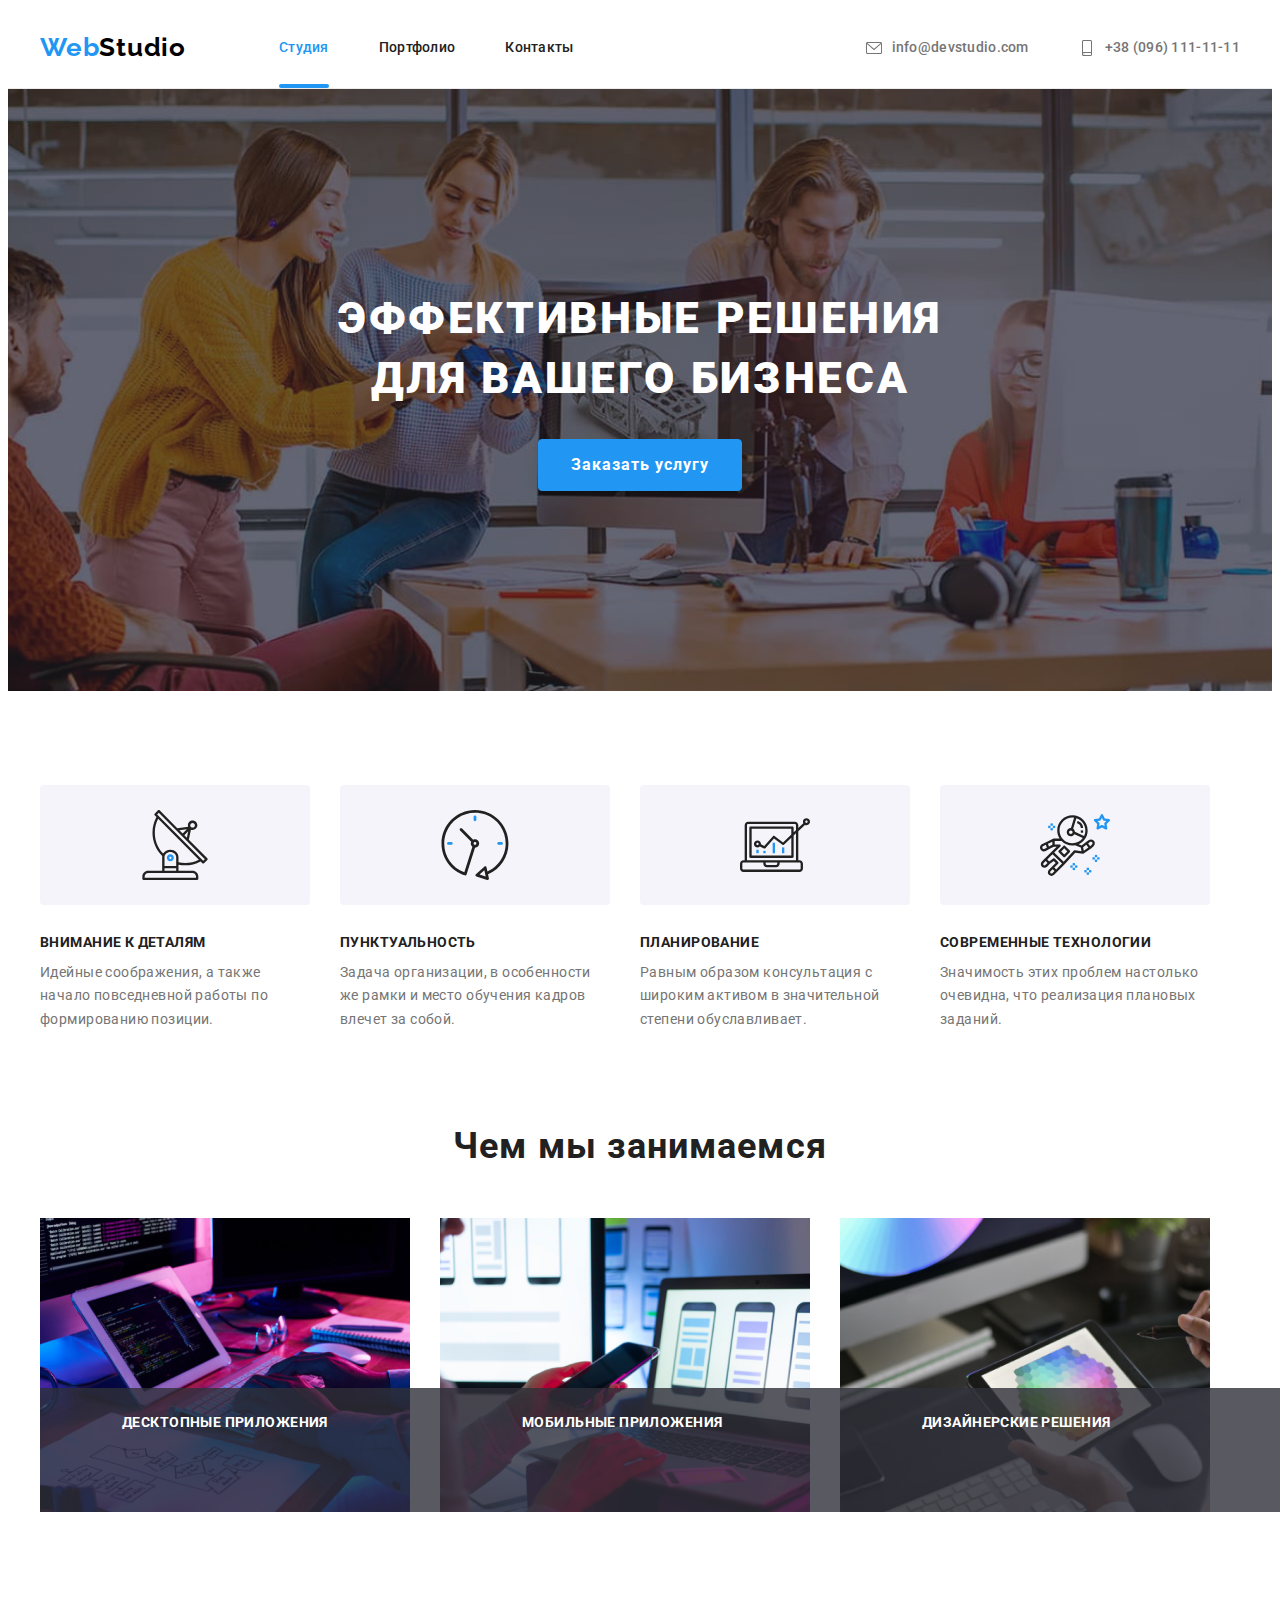
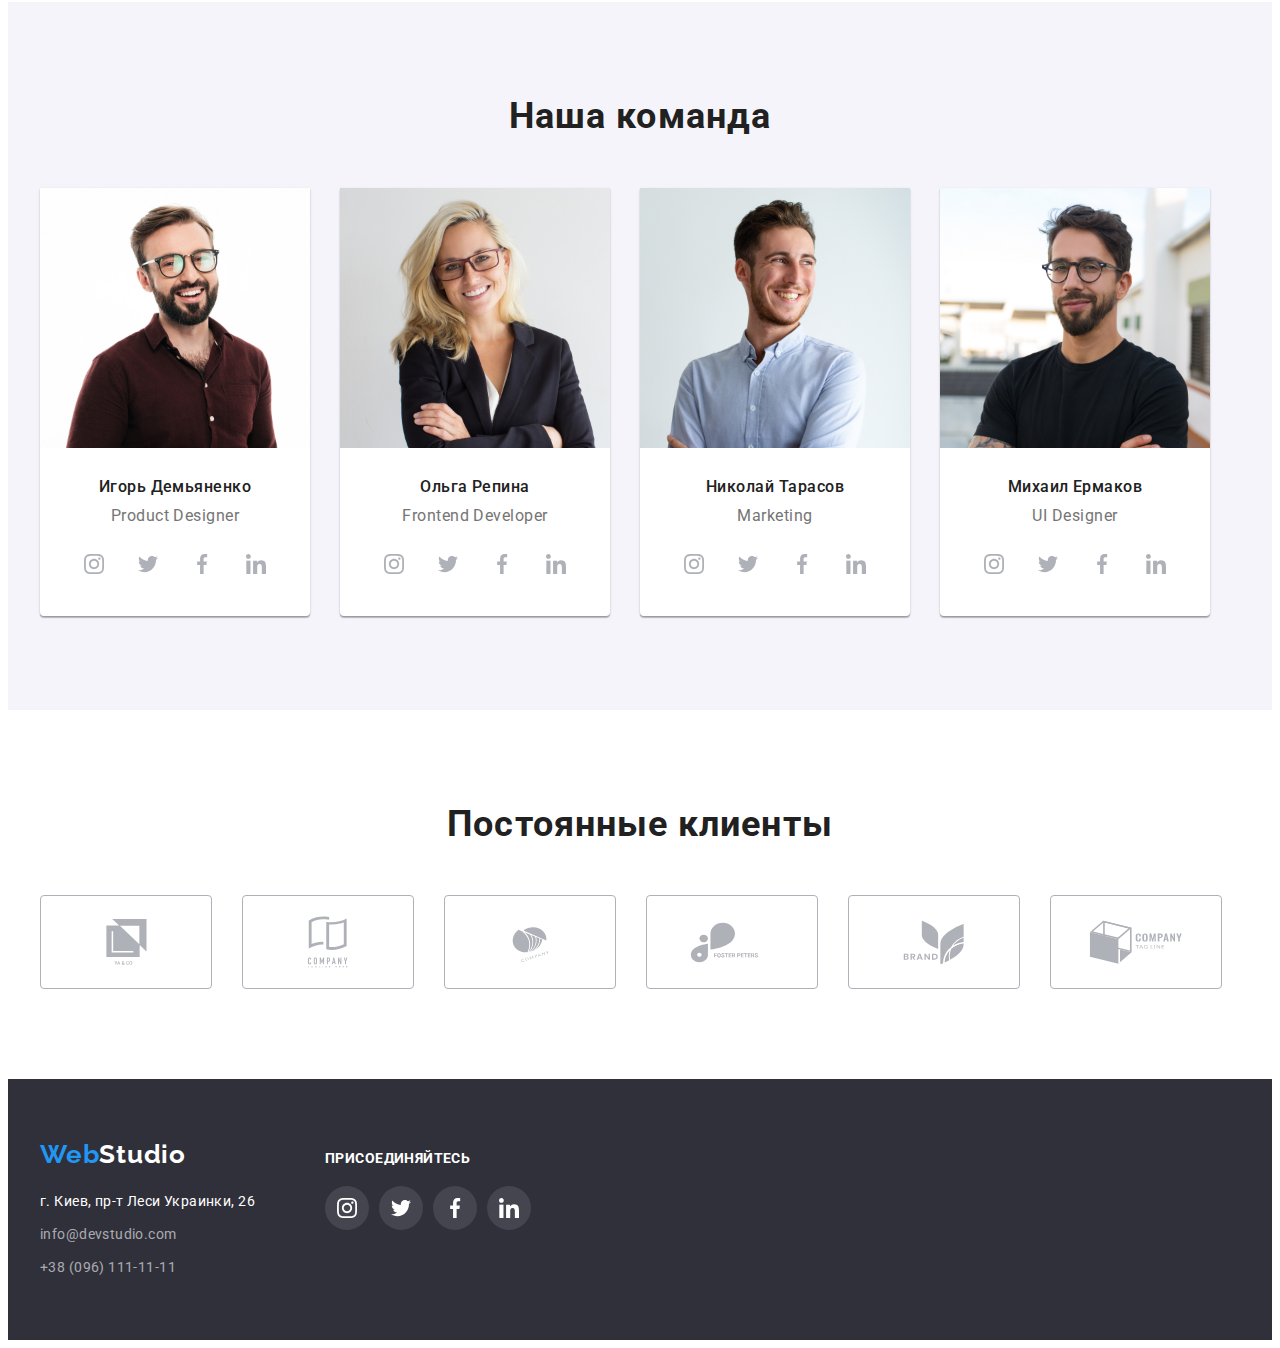
<file: index.html>
<!DOCTYPE html>
<html lang="ru">
<head>
    <meta charset="UTF-8">
    <meta http-equiv="X-UA-Compatible" content="IE=edge">
    <meta name="viewport" content="width=device-width, initial-scale=1.0">
    <title>WebStudio</title>
<link rel="preconnect" href="https://fonts.gstatic.com">
<link href="https://fonts.googleapis.com/css2?family=Raleway:wght@700&family=Roboto:wght@400;500;700;900&display=swap"
    rel="stylesheet">
    <link rel="stylesheet" href="https://cdnjs.cloudflare.com/ajax/libs/modern-normalize/1.0.0/modern-normalize.min.css"
        integrity="sha512-ISS7cAi1PEhQ8jnbJpJZMd29NlhNj4AWYyLOSp2CE/CsHxTCu+r+t0D2yoJudVrd0/8fTVPUVDzY5Tvli75u/g=="
        crossorigin="anonymous" />
    <link rel="stylesheet" href="./css/styles.css">
</head>
<body>
 <!--Секция главной навигации-->
<header class="page-header">
    <div class="container header-container">
    <nav class="navigation">
                <a class="logo-link link" href="./index.html">Web<span class="logo-studio-link">Studio</span> </a>
        <ul class="site-nav-list lst">
            <li class="site-nav-item">
                <a class="nav-link current link" href="./index.html">Студия</a>
            </li>
            <li class="site-nav-item">
                <a class="nav-link link" href="./portfolio.html">Портфолио</a>
            </li>
            <li class="site-nav-item">
                <a class="nav-link link" href="">Контакты</a>
            </li>
        </ul>
    </nav>
    <!--Контакты-->
    <ul class="contacts-list lst">
        <li class="contacts-item link">
            <a class="contacts-link link" href="mailto:nfo@devstudio.com">
        <svg class="contacts-icon" width="16px" height="16px">
            <use href="./images/svg-img/sprite.svg#icon-messege"></use>
        </svg>info@devstudio.com</a>
        </li>
        <li class="contacts-item">
            <a class="contacts-link link" href="tel:+380961111111">
    <svg class="contacts-icon" width="16px" height="16px">
        <use href="./images/svg-img/sprite.svg#icon-smartphone"></use>
    </svg>+38 (096) 111-11-11</a>
        </li>
    </ul>
    </div>
</header>
<!--Секция заказа услуги-->
   <main class="main-content">
       <section class="hero">
           <div class="container hero-container">
           <h1 class="hero-title">Эффективные решения<br /> для вашего бизнеса</h1>
        <button class="hero-button" type="button" data-modal-open >Заказать услугу</button>
        </div>
       </section>
<!--Секция навыков-->
   <section class="section">
       <div class="container skills-container">
       <h2 class="visually-hidden">Секция навыков</h2>
       <ul class="section-list lst">
           <li class="section-item">
               <div class="skills-icon-container">
                   <svg class="skills-icon" width="70px" height="70px">
                       <use href="./images/svg-img/sprite.svg#icon-antenna"></use>
                   </svg>
               </div>
               <h3 class="title">Внимание к деталям</h3>
               <p class="description">Идейные соображения, а также начало повседневной работы по формированию позиции.</p>
           </li>
           <li class="section-item">
               <div class="skills-icon-container">
                   <svg class="skills-icon" width="70px" height="70px">
                       <use href="./images/svg-img/sprite.svg#icon-clock"></use>
                   </svg>
               </div>
               <h3 class="title">Пунктуальность</h3>
               <p class="description">Задача организации, в особенности же рамки и место обучения кадров влечет за собой.</p>
           </li>
           <li class="section-item">
               <div class="skills-icon-container">
                   <svg class="skills-icon" width="70px" height="70px">
                       <use href="./images/svg-img/sprite.svg#icon-diagram"></use>
                   </svg>
               </div>
               <h3 class="title">Планирование</h3>
               <p class="description">Равным образом консультация с широким активом в значительной степени обуславливает.</p>
           </li>
           <li class="section-item">
               <div class="skills-icon-container">
                   <svg class="skills-icon" width="70px" height="70px">
                       <use href="./images/svg-img/sprite.svg#icon-astronaut"></use>
                   </svg>
               </div>
               <h3 class="title">Современные технологии</h3>
               <p class="description">Значимость этих проблем настолько очевидна, что реализация плановых заданий.</p>
           </li>
       </ul>
    </div>
   </section>
<!--Секция услуг-->
<section class="section-services">
    <div class="container services-container">
            <h2  class="section-title">Чем мы занимаемся</h2>
            <ul class="services-list lst">
        <li class="services-list-item">
            <div class="services-wrapper">
                <img src="./images/webstudio/box1.jpg" alt="человек работает за компютером" width="370" height="294" />
                <p class="services-overlay">Десктопные приложения</p>
            </div>
        </li>
        <li class="services-list-item">
            <div class="services-wrapper">
                <img src="./images/webstudio/box2.jpg" alt="подключение телефона к компютеру" width="370" height="294" />
                <p class="services-overlay">Мобильные приложения</p>
            </div>
        </li>
        <li class="services-list-item">
            <div class="services-wrapper">
                <img src="./images/webstudio/box3.jpg" alt="человек рисует на планшете" width="370" height="294" />
                <p class="services-overlay">Дизайнерские решения</p>
            </div>
        </li>
    </ul>
    </div>
</section>
<!--Секция команда-->
<section class="section-team">
    <div class="container team-container">
    <h2 class="section-title">Наша команда</h2>
    <ul class="team-list lst">
        <li class="team-list-item">
            <img src="./images/team/igor.jpg" alt="изображение человека" width="270" height="260">
            <div class="text-container">
            <h3 class="title">Игорь Демьяненко</h3>
            <p class="description-team" lang="en" >Product Designer</p>
            <ul class="social-list lst">
                <li class="social-list-item">
                    <a class="social-link link" href="">
                        <svg class="social-icon">
                            <use href="./images/svg-img/sprite.svg#icon-instagram"></use>
                        </svg>
                    </a>
                </li>
                <li class="social-list-item">
                    <a class="social-link link" href="">
                        <svg class="social-icon">
                            <use href="./images/svg-img/sprite.svg#icon-twitter"></use>
                        </svg>
                    </a>
                </li>
                <li class="social-list-item">
                    <a class="social-link link" href="">
                        <svg class="social-icon">
                            <use href="./images/svg-img/sprite.svg#icon-facebook"></use>
                        </svg>
                    </a>
                </li>
                <li class="social-list-item">
                    <a class="social-link link" href="">
                        <svg class="social-icon">
                            <use href="./images/svg-img/sprite.svg#icon-linkedin"></use>
                        </svg>
                    </a>
                </li>
            </ul>
            </div>
        </li>
        <li class="team-list-item">
            <img src="./images/team/olga.jpg" alt="изображение человека" width="270" height="260"/>
            <div class="text-container">
            <h3 class="title">Ольга Репина</h3>
            <p class="description-team" lang="en" >Frontend Developer</p>
        <ul class="social-list lst">
            <li class="social-list-item">
                <a class="social-link link" href="">
                    <svg class="social-icon">
                        <use href="./images/svg-img/sprite.svg#icon-instagram"></use>
                    </svg>
                </a>
            </li>
            <li class="social-list-item">
                <a class="social-link link" href="">
                    <svg class="social-icon">
                        <use href="./images/svg-img/sprite.svg#icon-twitter"></use>
                    </svg>
                </a>
            </li>
            <li class="social-list-item">
                <a class="social-link link" href="">
                    <svg class="social-icon">
                        <use href="./images/svg-img/sprite.svg#icon-facebook"></use>
                    </svg>
                </a>
            </li>
            <li class="social-list-item">
                <a class="social-link link" href="">
                    <svg class="social-icon">
                        <use href="./images/svg-img/sprite.svg#icon-linkedin"></use>
                    </svg>
                </a>
            </li>
        </ul>
            </div>
        </li>
        <li class="team-list-item">
            <img src="./images/team/nikolay.jpg" alt="изображение человека" width="270" height="260"/>
            <div class="text-container">
            <h3 class="title">Николай Тарасов</h3>
            <p class="description-team" lang="en" >Marketing</p>
        <ul class="social-list lst">
            <li class="social-list-item">
                <a class="social-link link" href="">
                    <svg class="social-icon">
                        <use href="./images/svg-img/sprite.svg#icon-instagram"></use>
                    </svg>
                </a>
            </li>
            <li class="social-list-item">
                <a class="social-link link" href="">
                    <svg class="social-icon">
                        <use href="./images/svg-img/sprite.svg#icon-twitter"></use>
                    </svg>
                </a>
            </li>
            <li class="social-list-item">
                <a class="social-link link" href="">
                    <svg class="social-icon">
                        <use href="./images/svg-img/sprite.svg#icon-facebook"></use>
                    </svg>
                </a>
            </li>
            <li class="social-list-item">
                <a class="social-link link" href="">
                    <svg class="social-icon">
                        <use href="./images/svg-img/sprite.svg#icon-linkedin"></use>
                    </svg>
                </a>
            </li>
        </ul>
            </div>
        </li>
        <li class="team-list-item">
            <img src="./images/team/mihail.jpg" alt="изображение человека" width="270" height="260"/>
            <div class="text-container">
            <h3 class="title">Михаил Ермаков</h3>
            <p class="description-team" lang="en" >UI Designer</p>
    <ul class="social-list lst">
        <li class="social-list-item">
            <a class="social-link link" href="">
                <svg class="social-icon">
                    <use href="./images/svg-img/sprite.svg#icon-instagram"></use>
                </svg>
            </a>
        </li>
        <li class="social-list-item">
            <a class="social-link link" href="">
                <svg class="social-icon">
                    <use href="./images/svg-img/sprite.svg#icon-twitter"></use>
                </svg>
            </a>
        </li>
        <li class="social-list-item">
            <a class="social-link link" href="">
                <svg class="social-icon">
                    <use href="./images/svg-img/sprite.svg#icon-facebook"></use>
                </svg>
            </a>
        </li>
        <li class="social-list-item">
            <a class="social-link link" href="">
                <svg class="social-icon">
                    <use href="./images/svg-img/sprite.svg#icon-linkedin"></use>
                </svg>
            </a>
        </li>
    </ul>
            </div>
        </li>
    </ul>
    </div>
</section>
<!--Постоянные клиенты-->
<section class="section-clients lst">
<div class="container clients-container">
    <h2 class="section-title">Постоянные клиенты</h2>
<ul class="clients-list lst">
<li class="clients-list-item">
    <a  class="clients-link" href="">
        <svg class="clients-icon" width="41px" height="46px">
            <use href="./images/svg-img/sprite.svg#icon-group"></use>
        </svg>
    </a>
</li>
<li class="clients-list-item">
    <a class="clients-link" href="">
        <svg class="clients-icon" width="40px" height="52px">
            <use href="./images/svg-img/sprite.svg#icon-group1"></use>
        </svg>
    </a>
</li>
<li class="clients-list-item">
    <a class="clients-link" href="">
        <svg class="clients-icon" width="43px" height="41px">
            <use href="./images/svg-img/sprite.svg#icon-group2"></use>
        </svg>
    </a>
</li>
<li class="clients-list-item">
    <a class="clients-link" href="">
        <svg class="clients-icon" width="85px" height="41px">
            <use href="./images/svg-img/sprite.svg#icon-group3"></use>
        </svg>
    </a>
</li>
<li class="clients-list-item">
    <a class="clients-link" href="">
        <svg class="clients-icon" width="62px" height="45px">
            <use href="./images/svg-img/sprite.svg#icon-group4"></use>
        </svg>
    </a>
</li>
<li class="clients-list-item">
    <a class="clients-link" href="">
        <svg class="clients-icon" width="94px" height="44px">
            <use href="./images/svg-img/sprite.svg#icon-group5"></use>
        </svg>
    </a>
</li>
</ul>
</div>
</section>
</main>
<!--Футер-->
<footer class="footer">
    <div class=" container main-footer-container">
    <div class=" footer-container">
    <ul class="logo-text-futer lst">
        <li class=logo-text-futer-item>
            <a class="logo-link-fut link" href="./index.html">Web<span class="logo-studio-link-fut">Studio</span> </a>
        </li>
    </ul>
    <address class="adres">
        <ul class="adres-list lst">
            <li class="adres-list-item">
                <a class="link-adres link" href="https://goo.gl/maps/czCwbcnYRgwCp2mf7" target="_blank" rel="noopener noreferrer">г. Киев, пр-т Леси Украинки, 26</a>
            </li>
            <li class="adres-list-item">
                <a class="adres-link link" href="mailto:nfo@devstudio.com">info@devstudio.com</a>
            </li>
            <li class="adres-list-item">
                <a class="adres-link link" href="tel:+380961111111">+38 (096) 111-11-11</a>
            </li>
        </ul>
    </address>
    </div>
    <!--Соц-сети-->
    <div class=" footer-social-container">
        <h2 class="footer-social-title">присоединяйтесь</h2>
        <ul class="footer-social-list lst">
            <li class="footer-social-item">
                <a class="footer-social-link link" href="">
                    <svg class="footer-social-icon">
                        <use href="./images/svg-img/sprite.svg#icon-instagram"></use>
                    </svg>
                </a>
            </li>
            <li class="footer-social-item">
                <a class="footer-social-link link" href="">
                    <svg class="footer-social-icon">
                        <use href="./images/svg-img/sprite.svg#icon-twitter"></use>
                    </svg>
                </a>
            </li>
            <li class="footer-social-item">
                <a class="footer-social-link link" href="">
                    <svg class="footer-social-icon">
                        <use  href="./images/svg-img/sprite.svg#icon-facebook"></use>
                    </svg>
                </a>
            </li>
            <li class="footer-social-item">
                <a class="footer-social-link link" href="">
                    <svg class="footer-social-icon">
                        <use href="./images/svg-img/sprite.svg#icon-linkedin"></use>
                    </svg>
                </a>
            </li>
        </ul>
    </div>
    </div>
</footer>
<!-- Модальное окно -->
<div class="modal-backdrop is-hidden" data-modal>
    <div class="modal-window">
        <button class="close-modal" type="button" data-modal-close>
            <svg class="modal-close-svg" width="18" height="18">
                <use href="./images/svg-img/sprite.svg#icon-close-btn"></use>
            </svg>
        </button>
    </div>
</div>
<script src="./js/modal.js"></script>
</body>
</html>
</file>
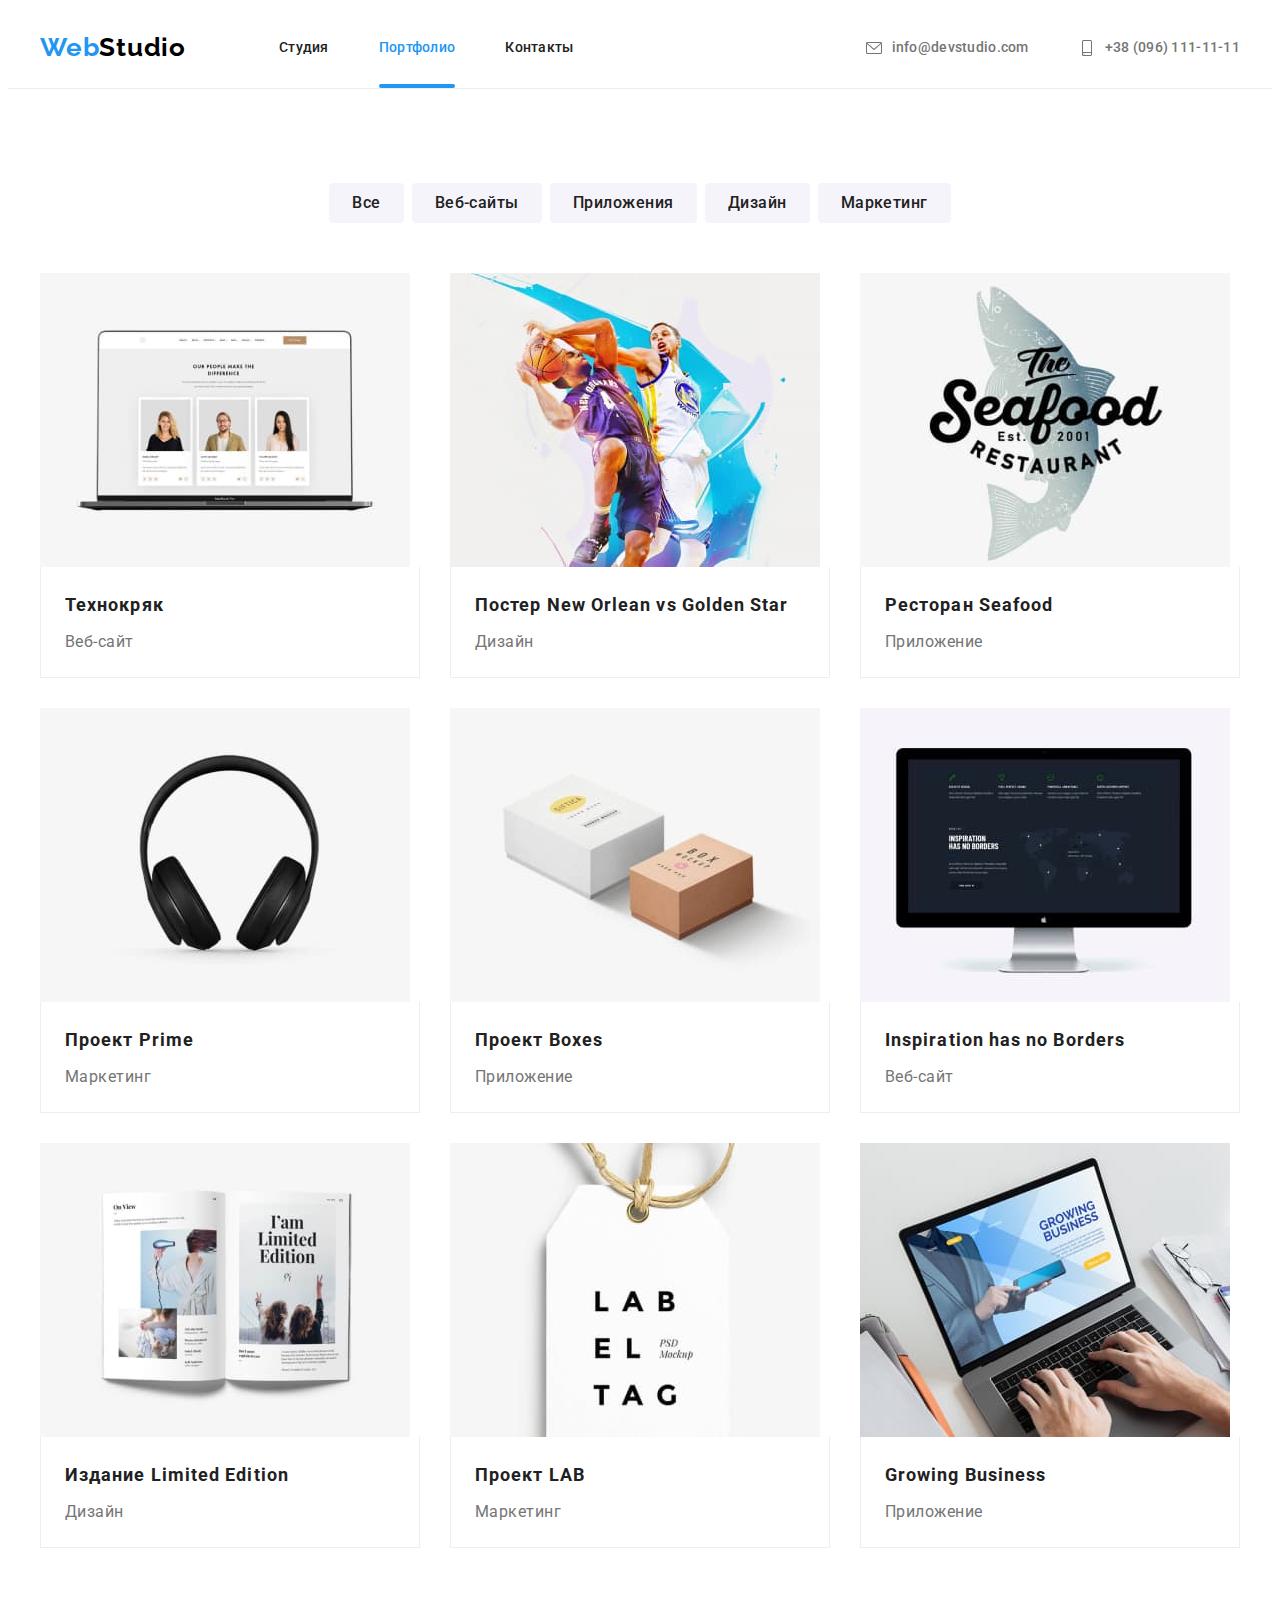
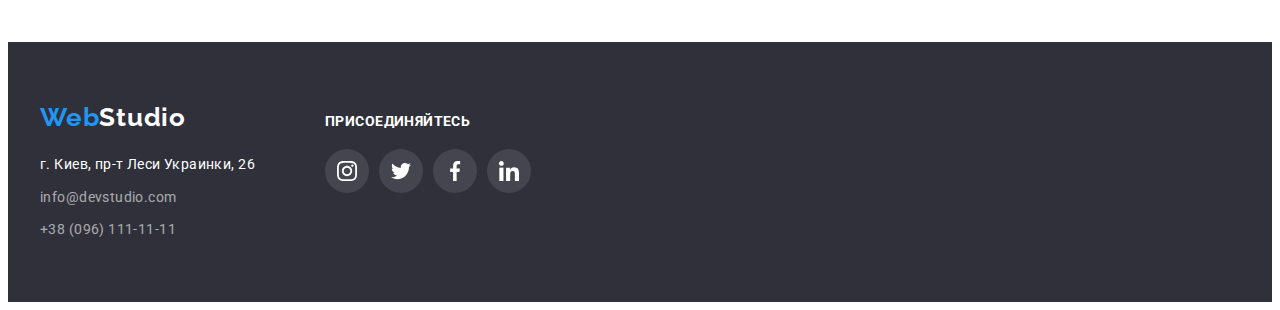
<file: portfolio.html>
<!DOCTYPE html>
<html lang="ru">
<head>
    <meta charset="UTF-8">
    <meta http-equiv="X-UA-Compatible" content="IE=edge">
    <meta name="viewport" content="width=device-width, initial-scale=1.0">
    <title>Portfolio</title>
<link rel="preconnect" href="https://fonts.gstatic.com">
<link href="https://fonts.googleapis.com/css2?family=Raleway:wght@700&family=Roboto:wght@400;500;700;900&display=swap"
    rel="stylesheet">
    <link rel="stylesheet" href="https://cdnjs.cloudflare.com/ajax/libs/modern-normalize/1.0.0/modern-normalize.min.css"
        integrity="sha512-ISS7cAi1PEhQ8jnbJpJZMd29NlhNj4AWYyLOSp2CE/CsHxTCu+r+t0D2yoJudVrd0/8fTVPUVDzY5Tvli75u/g=="
        crossorigin="anonymous" />
    <link rel="stylesheet" href="./css/styles.css">
</head>
<body>
    <!--Секция главной навигации-->
    <header class="page-header">
    <div class="container header-container">
    <nav class="navigation">
        <a class="logo-link link" href="./index.html">Web<span class="logo-studio-link">Studio</span> </a>
        <ul class="site-nav-list lst">
            <li class="site-nav-item">
                <a class="nav-link  link" href="./index.html">Студия</a>
            </li>
            <li class="site-nav-item">
                <a class="nav-link current link" href="./portfolio.html">Портфолио</a>
            </li>
            <li class="site-nav-item">
                <a class="nav-link link" href="">Контакты</a>
            </li>
        </ul>
    </nav>
    <!--Контакты-->
    <ul class="contacts-list lst">
        <li class="contacts-item link">
            <a class="contacts-link link" href="mailto:nfo@devstudio.com">
                <svg class="contacts-icon" width="16px" height="16px">
                    <use href="./images/svg-img/sprite.svg#icon-messege"></use>
                </svg>info@devstudio.com</a>
        </li>
        <li class="contacts-item">
            <a class="contacts-link link" href="tel:+380961111111">
                <svg class="contacts-icon" width="16px" height="16px">
                    <use href="./images/svg-img/sprite.svg#icon-smartphone"></use>
                </svg>+38 (096) 111-11-11</a>
        </li>
    </ul>
    </div>
    </header>
    <!--Проекты-->
    <main class="main-content-portfolio">
        <!--Меню проектов-->
        <section class="section-portfolio">
            <div class="container portfolio-container">
        <h1 class="visually-hidden">Нашы проекты</h1>
        <ul class="menu-list lst">
            <li class="menu-list-item">
                <button class="menu-button everything" type="button" >Все</button>
            </li>
            <li class="menu-list-item">
                    <button class="menu-button web-sites" type="button">Веб-сайты</button>
            </li>
            <li class="menu-list-item">
                    <button class="menu-button annexes" type="button">Приложения</button>
            </li>
            <li class="menu-list-item">
                    <button class="menu-button design" type="button">Дизайн</button>
            </li>
            <li class="menu-list-item">
                    <button class="menu-button marketing" type="button">Маркетинг</button>
            </li>
        </ul>
        <!--Фото проектов-->
            <ul class="photo-list lst">
                <li class="photo-list-item">
        <a class="img-link link" href="">
            <div class="img-wrapper">
            <img src="./images/portfolio/1.jpg" alt="изображение ноутбука" width="370" height="294">
            <p class="overlay">Технокряк это современная площадка распространения коронавируса. Компании используют эту платформу
                для цифрового
                шпионажа и атак на защищённые сервера конкурентов.</p>
            </div>
        <div class="card-container">
        <h2 class="card-title">Технокряк</h2>
        <p class="card-description">Веб-сайт</p>
        </div>
        </a>
    </li>
    <li class="photo-list-item">
        <a class="img-link link" href="">
             <div class="img-wrapper">
        <img src="./images/portfolio/2.jpg" alt="два человека играют в баскетбол" width="370" height="294">
                    <p class="overlay">Технокряк это современная площадка распространения коронавируса. Компании используют эту платформу
                для цифрового
                шпионажа и атак на защищённые сервера конкурентов.</p>
            </div>
        <div class="card-container">
        <h2 class="card-title">Постер New Orlean vs Golden Star</h2>
        <p class="card-description">Дизайн</p>
        </div>
        </a>
    </li>
    <li class="photo-list-item">
        <a class="img-link link" href="">
             <div class="img-wrapper">
        <img src="./images/portfolio/3.jpg" alt="изображение рыбы" width="370" height="294">
                    <p class="overlay">Технокряк это современная площадка распространения коронавируса. Компании используют эту платформу
                для цифрового
                шпионажа и атак на защищённые сервера конкурентов.</p>
            </div>
        <div class="card-container">
        <h2 class="card-title">Ресторан Seafood</h2>
        <p class="card-description">Приложение</p>
        </div>
        </a>
    </li>
    <li class="photo-list-item">
        <a class="img-link link" href="">
             <div class="img-wrapper">
        <img src="./images/portfolio/4.jpg" alt="изображение наушников" width="370" height="294">
                    <p class="overlay">Технокряк это современная площадка распространения коронавируса. Компании используют эту платформу
                для цифрового
                шпионажа и атак на защищённые сервера конкурентов.</p>
            </div>
        <div class="card-container">
        <h2 class="card-title">Проект Prime</h2>
        <p class="card-description">Маркетинг</p>
        </div>
        </a>
    </li>
    <li class="photo-list-item">
        <a class="img-link link" href="">
             <div class="img-wrapper">
        <img src="./images/portfolio/5.jpg" alt="изображение картонных коробок" width="370" height="294">
                    <p class="overlay">Технокряк это современная площадка распространения коронавируса. Компании используют эту платформу
                для цифрового
                шпионажа и атак на защищённые сервера конкурентов.</p>
            </div>
        <div class="card-container">
        <h2 class="card-title">Проект Boxes</h2>
        <p class="card-description">Приложение</p>
        </div>
        </a>
    </li>
    <li class="photo-list-item">
        <a class="img-link link" href="">
             <div class="img-wrapper">
        <img src="./images/portfolio/6.jpg" alt="изображение мониора с информацией" width="370" height="294">
                    <p class="overlay">Технокряк это современная площадка распространения коронавируса. Компании используют эту платформу
                для цифрового
                шпионажа и атак на защищённые сервера конкурентов.</p>
            </div>
        <div class="card-container">
        <h2 class="card-title">Inspiration has no Borders</h2>
        <p class="card-description">Веб-сайт</p>
        </div>
        </a>
    </li>
    <li class="photo-list-item">
        <a class="img-link link" href="">
             <div class="img-wrapper">
        <img src="./images/portfolio/7.jpg" alt="изображение книги" width="370" height="294">
                    <p class="overlay">Технокряк это современная площадка распространения коронавируса. Компании используют эту платформу
                для цифрового
                шпионажа и атак на защищённые сервера конкурентов.</p>
            </div>
        <div class="card-container">
        <h2 class="card-title">Издание Limited Edition</h2>
        <p class="card-description">Дизайн</p>
        </div>
        </a>
    </li>
    <li class="photo-list-item">
        <a class="img-link link" href="">
             <div class="img-wrapper">
        <img src="./images/portfolio/8.jpg" alt="изображение брилка" width="370" height="294">
                    <p class="overlay">Технокряк это современная площадка распространения коронавируса. Компании используют эту платформу
                для цифрового
                шпионажа и атак на защищённые сервера конкурентов.</p>
            </div>
        <div class="card-container">
        <h2 class="card-title">Проект LAB</h2>
        <p class="card-description">Маркетинг</p>
        </div>
        </a>
    </li>
    <li class="photo-list-item">
        <a class="img-link link" href="">
             <div class="img-wrapper">
        <img src="./images/portfolio/9.jpg" alt="изображение человека работающего за ноутбуком" width="370" height="294">
                    <p class="overlay">Технокряк это современная площадка распространения коронавируса. Компании используют эту платформу
                для цифрового
                шпионажа и атак на защищённые сервера конкурентов.</p>
            </div>
        <div class="card-container">
        <h2 class="card-title">Growing Business</h2>
        <p class="card-description">Приложение</p>
        </div>
        </a>
    </li>
    </ul>
        </div>
        </section>
        </main>
    <!--Футер-->
<footer class="footer">
    <div class=" container main-footer-container">
        <div class=" footer-container">
            <ul class="logo-text-futer lst">
                <li class=logo-text-futer-item>
                    <a class="logo-link-fut link" href="./index.html">Web<span
                            class="logo-studio-link-fut">Studio</span> </a>
                </li>
            </ul>
            <address class="adres">
                <ul class="adres-list lst">
                    <li class="adres-list-item">
                        <a class="link-adres link" href="https://goo.gl/maps/czCwbcnYRgwCp2mf7" target="_blank"
                            rel="noopener noreferrer">г. Киев, пр-т Леси Украинки, 26</a>
                    </li>
                    <li class="adres-list-item">
                        <a class="adres-link link" href="mailto:nfo@devstudio.com">info@devstudio.com</a>
                    </li>
                    <li class="adres-list-item">
                        <a class="adres-link link" href="tel:+380961111111">+38 (096) 111-11-11</a>
                    </li>
                </ul>
            </address>
        </div>
        <!--Соц-сети-->
        <div class=" footer-social-container">
            <h2 class="footer-social-title">присоединяйтесь</h2>
            <ul class="footer-social-list lst">
                <li class="footer-social-item">
                    <a class="footer-social-link link" href="">
                        <svg class="footer-social-icon">
                            <use href="./images/svg-img/sprite.svg#icon-instagram"></use>
                        </svg>
                    </a>
                </li>
                <li class="footer-social-item">
                    <a class="footer-social-link link" href="">
                        <svg class="footer-social-icon">
                            <use href="./images/svg-img/sprite.svg#icon-twitter"></use>
                        </svg>
                    </a>
                </li>
                <li class="footer-social-item">
                    <a class="footer-social-link link" href="">
                        <svg class="footer-social-icon">
                            <use href="./images/svg-img/sprite.svg#icon-facebook"></use>
                        </svg>
                    </a>
                </li>
                <li class="footer-social-item">
                    <a class="footer-social-link link" href="">
                        <svg class="footer-social-icon">
                            <use href="./images/svg-img/sprite.svg#icon-linkedin"></use>
                        </svg>
                    </a>
                </li>
            </ul>
        </div>
    </div>
</footer>
</body>
</html>
</file>
<file: css/styles.css>
/*палитра*/
/*цвет основного текста color: #212121*/
/*цвет текста параграфов color: #757575 *
/*цвет ефекта наведения color: #2196F3*/
/*цвет h1- color: #FFFFFF*/
/*цвет навигации background: #FFFFFF*/
/*цвет hero+footer background: #2F303A*/
/*цвет  наша команда background: #F5F4FA*/
/*цв.кнопок меню портф.background: #F5F4FA*/
/*шрифты*/
/*основной шрифт Roboto*/
/* шрифт logo- Raleway*/
/*===========WebStudio============*/
:root{
    --main-font:'Roboto',sans-serif;
    --secondery-font:'Raleway', sans-serif;
    --primary-text-color:#212121;
    --primary-description-color:#757575;
     --akcent-color:#2196F3;
    --primary-navigation-color:#FFFFFF;
    --background-color-section:#F5F4FA;
     --hero-background-color:#C4C4C4;
     --adres-color:rgba(255, 255, 255, 0.6);
     --logo-studio-link-color:#000000;
     --border-color:#ECECEC;
     --bord-color:#AFB1B8;
     --footer-bg:#2F303A;
     --overlay-bg:rgba(33, 150, 243, 0.9);
     --services-overlay-bg:rgba(47, 48, 58, 0.8);
     --modal-bg-wp:rgba(0, 0, 0, 0.2);
     --duration: 250ms;
     --timing-function:cubic-bezier(0.4, 0, 0.2, 1);
}
h1,
h2,
h3,
h4,
h5,
h6,
p{
    margin-top: 0;
    margin-bottom: 0;
}
ul,
ol{
    margin-top: 0;
    margin-bottom: 0;
    padding-left: 0;
}
img{
    display: block;
}
.lst{
    list-style: none;
}
.link{
    text-decoration: none;
}


body{
    font-family: var(--main-font);
    color:var(--primary-text-color)
}
.visually-hidden{
  position: absolute;
  width: 1px;
  height: 1px;
  margin: -1px;
  border: 0;
  padding: 0;
  
  white-space: nowrap;
  clip-path: inset(100%);
  clip: rect(0 0 0 0);
  overflow: hidden;
}

/*Секция главной навигации*/

.page-header{
    background-color: var(--primary-navigation-color);
    border-bottom: 1px solid var(--border-color);
}
.container{
    width: 1200px;
    padding-left: 15px;
    padding-right: 15px;
    margin-left: auto;
    margin-right: auto;
}
.header-container{
    display: flex;
}
.navigation{
    display: flex;
    align-items: center;
}
.logo-link{
    font-family: var(--secondery-font);
    font-weight: 700;
    font-size: 26px;
    line-height: 1.19;
    letter-spacing: 0.03em;
    padding-top: 24px;
    padding-bottom: 25px;
    color: var(--akcent-color);
    margin-right: 93px;
}
.logo-studio-link{
    color: var(--logo-studio-link-color); 
}
.site-nav-list{
    display: flex;

}
.site-nav-item:not(:last-child){
    margin-right: 50px;
}
.nav-link{
display: block;
font-weight: 500;
font-size: 14px;
line-height: 1.14;
letter-spacing: 0.02em;
color: var(--primary-text-color);
padding-top: 32px;
padding-bottom: 32px;
transition: color var(--duration) var(--timing-function);
position: relative;
}
.site-nav-list .nav-link.current{
     color: var(--akcent-color);
}
.nav-link:hover,
.nav-link:focus{
    color: var(--akcent-color);
}
.nav-link.current::after{
    content:"";
    position: absolute;
    left:0;
    bottom: 0;
    display: block;
    width: 100%;
    height: 4px;
    border-radius: 2px;
    background-color: var(--akcent-color);
}
 .nav-link.current::after{
    transform: scaleX(1);
    transition: transform  var(--duration) var(--timing-function);
}
.nav-link.current:hover::after,
.nav-link.current:focus::after{
    transform: scaleX(0.4);
} 
/*Контакты*/
.contacts-list{
    display: flex;
    margin-left: auto;
    padding-top: 32px;
    padding-bottom: 32px;
}
.contacts-item:not(:last-child){
    margin-right: 50px;
}
.contacts-list a{
display: flex;
align-items: center;
font-weight: 500;
font-size: 14px;
line-height: 1.14;
letter-spacing: 0.02em;
text-decoration: none;
color:var(--primary-description-color);
transition: color  var(--duration) var(--timing-function);
}
.contacts-item a:hover,
.contacts-item a:focus{
    color: var(--akcent-color);
}
.contacts-icon:hover,
.contacts-icon:focus{
    color: var(--akcent-color);
}
.contacts-icon{
margin-right: 10px;
fill:currentColor;
}

/*Секция заказа услуги*/

.hero{
    background-color: var(--hero-background-color);
    padding-top: 200px;
    padding-bottom: 200px;
    max-width: 1600px;
    margin-left: auto;
    margin-right: auto;
    background-image:linear-gradient(rgba(47, 48, 58, 0.4),
    rgba(47, 48, 58, 0.4)), url(../images/webstudio/photo.jpg);
    background-repeat: no-repeat;
    background-position: center;
    background-size: cover;
}
.hero-container{
   text-align: center;
}
.hero-title{
font-weight: 900;
font-size: 44px;
line-height: 1.36;
letter-spacing: 0.06em;
text-transform: uppercase;
margin-bottom: 30px;

color: var(--primary-navigation-color);
}
.hero-button{
font-family: inherit;
font-weight: 700;
font-size: 16px;
line-height: 1.87;
align-items: center;
text-align: center;
letter-spacing: 0.06em;
border: 1px solid #2196F3;
border-radius: 4px;
box-shadow: 0px 4px 4px rgba(0, 0, 0, 0.15);
padding: 10px 32px;

color: var(--primary-navigation-color);
background-color: var(--akcent-color);
}
/*Секция навыков*/
.section{
    padding-top: 94px;
    padding-bottom: 94px;
}
.section-list{
    display: flex;
}
.section-item:not(:last-child){
    margin-right: 30px;
}
.section-item{
width: 270px;
}
.section-list .title{
font-weight: 700;
font-size: 14px;
line-height: 1.14;
letter-spacing: 0.03em;
text-transform: uppercase;
margin-top: 0%;
margin-bottom: 10px;
color: var(--primary-text-color);
}
.section-list .description{
font-weight: 400;
font-size: 14px;
line-height: 1.71;
letter-spacing: 0.03em;
color: var(--primary-description-color);
}
.skills-icon-container{
    display: flex;
    width: 270px;
    height: 120px;
    background-color: var(--background-color-section);
    border-radius: 4px;
    margin-bottom: 30px;
    justify-content: center;
    align-items: center;
}
/*Секция услуг*/
.section-services{
    padding-bottom: 90px;
}
.services-list{
    display: flex;
}
.services-list-item:not(:last-child){
    margin-right: 30px;
}
.section-title{
font-weight: 700;
font-size: 36px;
line-height: 1.16;
letter-spacing: 0.03em;
margin-bottom: 50px;
text-align: center;
color: var(--primary-text-color);
}
.services-wrapper{
    position: relative;
}
.services-overlay{
font-weight:700;
font-size: 14px;
line-height:1.14;
letter-spacing: 0.03em;
text-transform: uppercase;
position: absolute;
bottom: 0;
left: 0;
width: 100%;
height: 70px;
color: var(--primary-navigation-color);
padding: 27px 82px;
background-color:var(--services-overlay-bg);
}
/*Секция команда*/
.section-team{
    padding-top: 94px;
    padding-bottom: 94px;
    background-color: var(--background-color-section);
}
.team-list{
    display: flex;
    text-align: center;
    margin-left: -30px;
    margin-top: -30px;
}
.text-container{
    padding-top: 30px;
    padding-bottom: 30px;
}
.team-list-item{
 width: 270px;
margin-left: 30px;
margin-top: 30px;
background-color: var(--primary-navigation-color);
border-radius: 0px 0px 4px 4px;
box-shadow: 0px 1px 3px rgba(0, 0, 0, 0.12), 0px 1px 1px rgba(0, 0, 0, 0.14), 0px 2px 1px rgba(0, 0, 0, 0.2);
flex-wrap: wrap;

}

.team-list .title{
font-weight: 500;
font-size: 16px;
line-height: 1.18;
letter-spacing: 0.03em;
color: var(--primary-text-color);
margin-bottom: 10px;
}
.team-list .description-team{
font-weight: 400;
font-size: 16px;
line-height: 1.18;
letter-spacing: 0.03em;
color: var(--primary-description-color);
margin-bottom: 16px;
}
.text-container{
    padding-left: 32px;
    padding-right: 32px;
}
.social-list{
    display: flex;
    justify-content: space-between;
}
.social-link{
    display: flex;
    justify-content: center;
    align-items: center;
    width: 44px;
    height: 44px;
    background-color: transparent;
    border-radius: 50%;
    transition: background-color  var(--duration) var(--timing-function);
}
.social-icon{
    width: 20px;
    height: 20px;
    fill:var(--bord-color);
    transition: fill  var(--duration) var(--timing-function);
}
.social-link:hover,
.social-link:focus{
    background-color: var(--akcent-color);
}
.social-link:hover .social-icon,
.social-link:focus .social-icon{
    fill:var(--primary-navigation-color);
}

         /*постоянные клиенты*/
.section-clients{
    padding-top: 94px;
    padding-bottom: 90px;
}
.clients-list{
    display: flex;
}
.clients-list-item:not(:last-child){
    margin-right: 30px;
}

.clients-icon{
    fill:var(--bord-color);
    transition: fill  var(--duration) var(--timing-function);
}
.clients-link{
    height: 92px;
    width: 170px;
    border: 1px solid var(--bord-color);
    border-radius: 4px;
    display: flex;
    justify-content: center;
    align-items: center;
    transition: border  var(--duration) var(--timing-function);
}
.clients-link:hover,
.clients-link:focus{
    border-color:var(--akcent-color);
}
.clients-link:hover .clients-icon,
.clients-link:focus .clients-icon{
    fill: var(--akcent-color);
}


/*Футер*/
.footer{
    background-color:var(--footer-bg);
}
.main-footer-container{
    display: flex;
    align-items: baseline;
    padding-bottom: 60px;
    padding-top: 60px;
}
.footer-container{
    margin-right: 70px;
}
.logo-text-futer{
font-family: var(--secondery-font);
font-weight: 700;
font-size: 26px;
line-height: 1.19;
letter-spacing: 0.03em;
margin-bottom: 20px;
}
.logo-link-fut{
    color: var(--akcent-color);
}
.logo-studio-link-fut{
color:var(--primary-navigation-color)
}
.adres-list .link-adres{
font-weight: 400;
font-size: 14px;
line-height: 1.71;
font-style: normal;
letter-spacing: 0.03em;
color: var(--primary-navigation-color);
transition: color  var(--duration) var(--timing-function);
}
.link-adres:hover,
.link-adres:focus{
    color:var(--akcent-color);
}
.adres-list .adres-link{
font-weight: 400;
font-size: 14px;
line-height: 1.71;
letter-spacing: 0.03em;
font-style: normal;
color: var(--adres-color);
transition: color  var(--duration) var(--timing-function);
}
.adres-link:hover,
.adres-link:focus{
    color:var(--akcent-color);
}
.adres-list-item:not(:last-child){
    margin-bottom: 9px;
}
      /*====Соц-сети футер====*/
.footer-social-title{
font-family: var(--main-font);
font-weight: bold;
font-size: 14px;
line-height: 16px;
letter-spacing: 0.03em;
text-transform: uppercase;
color:var(--primary-navigation-color);
margin-bottom: 20px;
}
.footer-social-list{
    display: flex;
}
.footer-social-item:not(:last-child){
    margin-right: 10px;
}
.footer-social-icon{
    width: 20px;
    height: 20px;
    fill: var(--primary-navigation-color)
}
.footer-social-link{
    display: flex;
    align-items: center;
    justify-content: center;
    width: 44px;
    height: 44px;
    background-color: rgba(255, 255, 255, 0.1);
    border-radius: 50%;
    transition: background-color  var(--duration) var(--timing-function);
}
.footer-social-link:hover,
.footer-social-link:focus{
    background-color: var(--akcent-color);
}
/*=============Portfolio=================*/
           /* кнопки*/
.section-portfolio{
    padding-top: 94px;
    padding-bottom: 94px;
}
.menu-list{
    display: flex;
    margin-bottom: 50px;
    justify-content: center;
}
.menu-list-item:not(:last-child){
        margin-right: 8px;
}
.everything{
padding:6px 22px 6px 22px;
border-radius: 4px;
}
.web-sites{
padding:6px 22px 6px 22px;
border-radius: 4px;
}
.annexes{
padding:6px 22px 6px 22px;
border-radius: 4px;
}
.design{
padding:6px 22px 6px 22px;
border-radius: 4px;
}
.marketing{
padding:6px 22px 6px 22px;
border-radius: 4px;
}
.menu-list .menu-button{
font-family: inherit;
font-weight: 500;
font-size: 16px;
line-height: 1.62;
text-align: center;
letter-spacing: 0.03em;
color: var(--primary-text-color);
background-color: var(--background-color-section);
transition:color  var(--duration) var(--timing-function), background-color  var(--duration) var(--timing-function), border  var(--duration) var(--timing-function), box-shadow  var(--duration) var(--timing-function);
}
.menu-button{
    cursor: pointer;
    border: 1px solid var(--background-color-section);
}
.menu-button:hover,
.menu-button:focus{
    color: var(--primary-navigation-color);
    background-color: var(--akcent-color);
    box-shadow: 0px 3px 1px rgba(0, 0, 0, 0.1), 0px 1px 2px rgba(0, 0, 0, 0.08), 0px 2px 2px rgba(0, 0, 0, 0.12);
    border: 1px solid var(--akcent-color);
}
               /* картинки*/
.photo-list{
    display: flex;
    flex-wrap: wrap;
}
.photo-list-item{
    width: calc((100% - 60px) / 3);
    margin-right: 30px;
    margin-bottom: 30px;
    transition: box-shadow  var(--duration) var(--timing-function);
}
.photo-list-item:hover,
.photo-list-item:focus{
box-shadow: 0px 1px 1px rgba(0, 0, 0, 0.12), 0px 4px 4px rgba(0, 0, 0, 0.06), 1px 4px 6px rgba(0, 0, 0, 0.16);
}
.photo-list-item:nth-child(3n){
    margin-right: 0%;
}
.photo-list-item:nth-last-child(-n + 3){
    margin-bottom: 0%;
}
.img-wrapper{
    position: relative;
    overflow: hidden;
}
.overlay{
font-weight:400;
font-size: 18px;
line-height: 1.55;
letter-spacing: 0.03em;
color:var(--primary-navigation-color);
position: absolute;
top:0;
left:0;
width:100%;
height: 100%;
padding: 63px 24px;
background-color:var(--overlay-bg);
overflow: auto;
transform: translateY(100%);
transition: transform  var(--duration) var(--timing-function);
}
.img-link:hover .overlay,
.img-link:focus .overlay{
    transform: translateY(0%);
}
.card-container{
background-color: var(--primary-navigation-color);
box-sizing: border-box;
border: 1px solid #EEEEEE;
border-top: none;
padding: 20px 24px;
}

.photo-list .card-title{
font-weight: 700;
font-size: 18px;
line-height: 2;
letter-spacing: 0.06em;
color: var(--primary-text-color);
margin-bottom: 4px;
}
.photo-list .card-description{
font-weight: 400;
font-size: 16px;
line-height: 1.87;
letter-spacing: 0.03em;
color: var(--primary-description-color);
}
/*======== Модальное окно========= */
.modal-backdrop{
    position: fixed;
    top:0;
    left: 0;
    width: 100vw;
    height: 100vh;
    background-color:var(--modal-bg-wp);
    z-index: 1000;
    transition: opacity var(--duration) var(--timing-function), visibility  var(--duration) var(--timing-function);
}
.modal-window{
position: absolute;
top: 50%;
left: 50%;
width: 528px;
height: 581px;
transform: translate(-50%, -50%);
background-color: var(--primary-navigation-color);
box-shadow: 0px 1px 3px rgba(0, 0, 0, 0.12), 0px 1px 1px rgba(0, 0, 0, 0.14), 0px 2px 1px rgba(0, 0, 0, 0.2);
border-radius: 4px;
}
.close-modal{
position: absolute;
top:8px;
right: 9px;
display: flex;
width: 30px;
height: 30px;
border: 1px solid rgba(0, 0, 0, 0.1);
border-radius: 50%;
justify-content: center;
align-items: center;
cursor: pointer;
background-color: transparent;
padding: 0;
}
.is-hidden{
opacity: 0;
visibility:hidden;
pointer-events: none;
}
</file>
